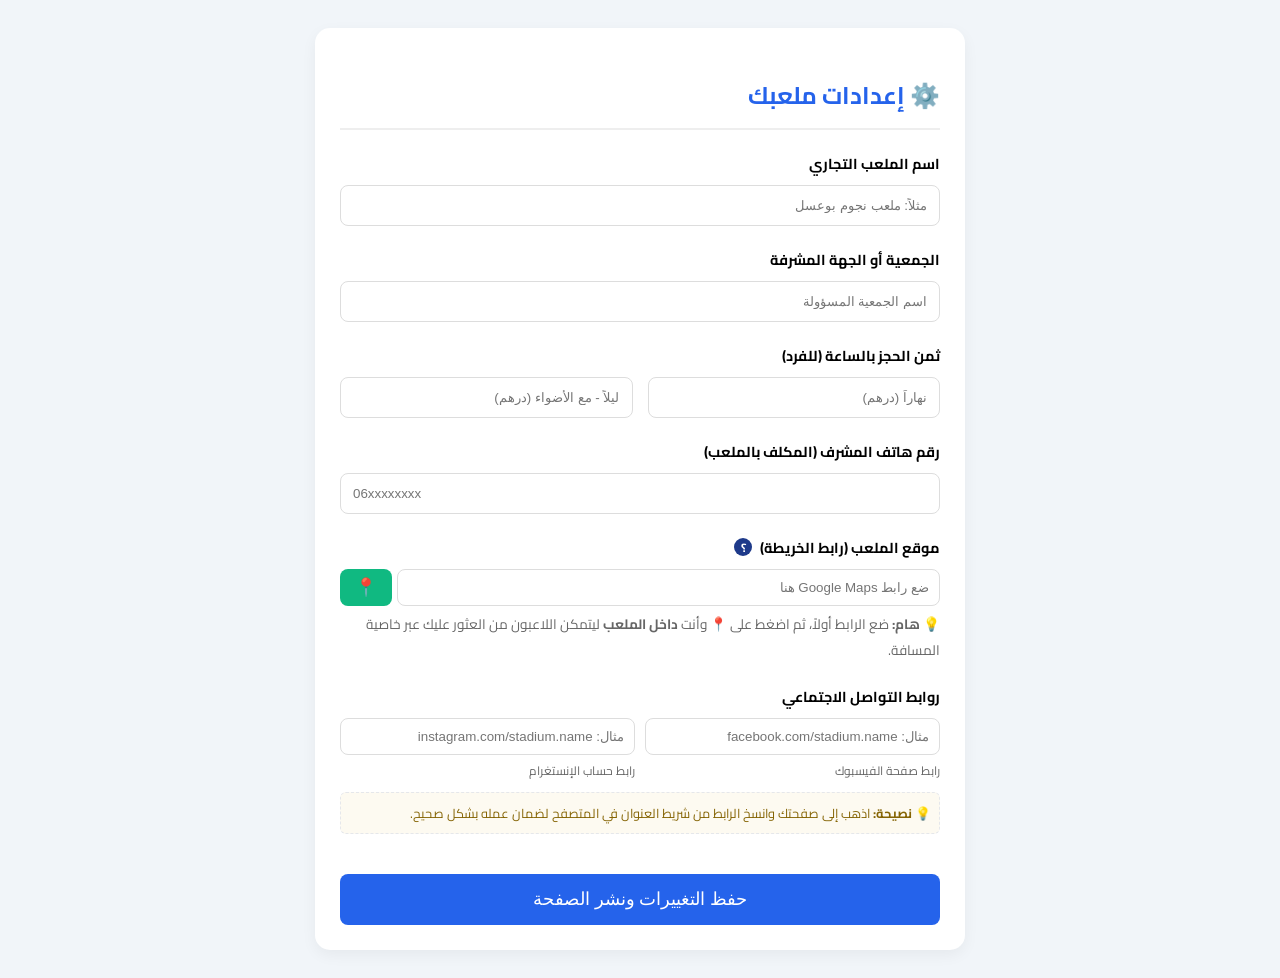
<file: dashboard.html>
<!DOCTYPE html>
<html lang="ar" dir="rtl">
<head>
    <meta charset="UTF-8">
    <meta name="viewport" content="width=device-width, initial-scale=1.0">
    <title>إعدادات الملعب - لوحة التحكم</title>
    <link href="https://fonts.googleapis.com/css2?family=Cairo:wght@400;700&display=swap" rel="stylesheet">
    <style>
        :root { --primary: #2563eb; --bg: #f1f5f9; }
        body { font-family: 'Cairo', sans-serif; background: var(--bg); padding: 20px; }
        .container { max-width: 600px; margin: auto; background: white; padding: 25px; border-radius: 15px; box-shadow: 0 5px 15px rgba(0,0,0,0.05); }
        h2 { color: var(--primary); border-bottom: 2px solid #eee; padding-bottom: 10px; }
        .section { margin-bottom: 20px; text-align: right; }
        label { display: block; font-weight: bold; margin-bottom: 8px; font-size: 0.9rem; }
        input, select { width: 100%; padding: 12px; border: 1px solid #ddd; border-radius: 8px; box-sizing: border-box; }
        .grid { display: grid; grid-template-columns: 1fr 1fr; gap: 15px; }
        .btn-save { width: 100%; background: var(--primary); color: white; border: none; padding: 15px; border-radius: 8px; font-size: 1.1rem; cursor: pointer; margin-top: 20px; }
    </style>
</head>
<body>

<div class="container">
    <h2>⚙️ إعدادات ملعبك</h2>
    
    <form id="settingsForm">
        <div class="section">
            <label>اسم الملعب التجاري</label>
            <input type="text" id="stadiumName" placeholder="مثلاً: ملعب نجوم بوعسل">
        </div>

        <div class="section">
            <label>الجمعية أو الجهة المشرفة</label>
            <input type="text" id="organization" placeholder="اسم الجمعية المسؤولة">
        </div>

        <div class="section">
            <label>ثمن الحجز بالساعة (للفرد)</label>
            <div class="grid">
                <input type="number" id="priceDay" placeholder="نهاراً (درهم)">
                <input type="number" id="priceNight" placeholder="ليلاً - مع الأضواء (درهم)">
            </div>
        </div>

        <div class="section">
            <label>رقم هاتف المشرف (المكلف بالملعب)</label>
            <input type="tel" id="managerPhone" placeholder="06xxxxxxxx">
        </div>

<div class="section">
    <label style="display: flex; align-items: center; gap: 8px; font-weight: bold;">
        موقع الملعب (رابط الخريطة)
        <span onclick="showMapInstructions()" style="cursor: pointer; background: #1e3a8a; color: white; width: 18px; height: 18px; border-radius: 50%; display: inline-flex; align-items: center; justify-content: center; font-size: 12px;" title="كيف أحصل على الرابط؟">؟</span>
    </label>
    
    <div style="display: flex; gap: 5px; margin-top: 5px;">
        <input type="text" id="location" placeholder="ضع رابط Google Maps هنا" style="flex: 1; padding: 10px; border: 1px solid #ddd; border-radius: 8px;">
        
        <!-- الزر السحري لجلب الإحداثيات -->
        <button type="button" onclick="detectCoordinates()" style="background: #10b981; color: white; border: none; border-radius: 8px; padding: 0 15px; cursor: pointer; font-size: 1.1rem; display: flex; align-items: center; justify-content: center;" title="حدد إحداثيات موقعك الحالي">
            📍
        </button>
    </div>

    <!-- حقول مخفية لتخزين أرقام الطول والعرض -->
    <input type="hidden" id="lat">
    <input type="hidden" id="lng">
    
    <div id="coordSuccess" style="display: none; background: #ecfdf5; color: #065f46; padding: 8px; border-radius: 6px; margin-top: 8px; font-size: 0.8rem; border: 1px solid #a7f3d0;">
        ✅ تم التقاط إحداثيات الملعب بنجاح لتفعيل خاصية "الملاعب القريبة".
    </div>

    <small style="display: block; color: #666; margin-top: 5px; font-size: 0.85rem;">
        💡 <strong>هام:</strong> ضع الرابط أولاً، ثم اضغط على 📍 وأنت <b>داخل الملعب</b> ليتمكن اللاعبون من العثور عليك عبر خاصية المسافة.
    </small>
</div>
           <div class="section">
    <label style="display: block; font-weight: bold; margin-bottom: 8px;">روابط التواصل الاجتماعي</label>
    <div class="grid" style="display: grid; grid-template-columns: 1fr 1fr; gap: 10px;">
        <div>
            <input type="text" id="fbLink" placeholder="مثال: facebook.com/stadium.name" style="width: 100%; padding: 10px; border: 1px solid #ddd; border-radius: 8px;">
            <small style="color: #666; font-size: 0.75rem; display: block; margin-top: 4px;">رابط صفحة الفيسبوك</small>
        </div>
        <div>
            <input type="text" id="instaLink" placeholder="مثال: instagram.com/stadium.name" style="width: 100%; padding: 10px; border: 1px solid #ddd; border-radius: 8px;">
            <small style="color: #666; font-size: 0.75rem; display: block; margin-top: 4px;">رابط حساب الإنستغرام</small>
        </div>
    </div>
    <p style="background: #fdfaf1; color: #856404; padding: 8px; border-radius: 6px; font-size: 0.8rem; margin-top: 10px; border: 1px dashed #e5e7eb;">
        💡 <strong>نصيحة:</strong> اذهب إلى صفحتك وانسخ الرابط من شريط العنوان في المتصفح لضمان عمله بشكل صحيح.
    </p>
</div>

        <button type="button" class="btn-save" onclick="saveSettings()">حفظ التغييرات ونشر الصفحة</button>
    </form>
</div>

<script>
// دالة تعليمات الرابط (القديمة كما هي)
function showMapInstructions() {
    alert(
      "كيفية الحصول على الرابط الصحيح:\n" +
      "1. افتح تطبيق Google Maps وابحث عن ملعبك.\n" +
      "2. اضغط على زر 'مشاركة' (Share).\n" +
      "3. اختر 'نسخ الرابط' (Copy link).\n" +
      "4. قم بلصق الرابط هنا.\n\n" +
      "شكل الرابط يجب أن يبدأ بـ https://maps.app.goo.gl/... أو https://goo.gl/maps/..."
    );
}


  // 1. إعداد المتغيرات الأساسية
    const scriptURL = 'https://script.google.com/macros/s/AKfycbwvFXgo9I5-9GKvNeywtW7h3DLeKQxzJiqxO935n7xaNTiJA-afFbUxTePhgdS4_Q8Z/exec?key=B_Assel_Admin_2026_Sec'; // استبدل هذا بالرابط الذي حصلت عليه بعد آخر Deployment
    const urlParams = new URLSearchParams(window.location.search);
    const slug = urlParams.get('id');

    // 2. دالة لجلب البيانات الحالية فور فتح الصفحة
    async function loadCurrentData() {
        if (!slug) {
            alert("خطأ: لم يتم العثور على معرف الملعب.");
            return;
        }

        try {
            const response = await fetch(`${scriptURL}&action=getStadiumDetails&id=${slug}`);
            const data = await response.json();

            if (data !== "NotFound") {
                // تعبئة الخانات بالبيانات الموجودة مسبقاً في الشيت
                document.getElementById('stadiumName').value = data.stadium_name || "";
                document.getElementById('organization').value = data.org || "";
                document.getElementById('priceDay').value = data.price_day || "";
                document.getElementById('priceNight').value = data.price_night || "";
                document.getElementById('managerPhone').value = data.phone || "";
                document.getElementById('location').value = data.location || "";
                document.getElementById('fbLink').value = data.fb || "";
                document.getElementById('instaLink').value = data.insta || "";
            }
        } catch (e) {
            console.log("لا توجد بيانات سابقة أو حدث خطأ في الجلب.");
        }
    }

    // تشغيل الجلب التلقائي عند فتح الصفحة
    loadCurrentData();

  // 3. دالة حفظ البيانات الجديدة المعدلة
    async function saveSettings() {
        const btn = document.querySelector('.btn-save');
        
        // تجميع البيانات من الخانات
        const stadiumName = document.getElementById('stadiumName').value;
        const org = document.getElementById('organization').value;
        const pDay = document.getElementById('priceDay').value;
        const pNight = document.getElementById('priceNight').value;
        const phone = document.getElementById('managerPhone').value;
        const loc = document.getElementById('location').value;
        const fb = document.getElementById('fbLink').value;
        const insta = document.getElementById('instaLink').value;

        // جلب الإحداثيات من الحقول المخفية (التي تملأ عند الضغط على زر 📍)
        const lat = document.getElementById('lat') ? document.getElementById('lat').value : "";
        const lng = document.getElementById('lng') ? document.getElementById('lng').value : "";

        if (!stadiumName || !phone) {
            alert("يرجى كتابة اسم الملعب ورقم الهاتف على الأقل.");
            return;
        }

        // تنبيه بسيط إذا نسى الضغط على زر الموقع (اختياري)
        if (!lat || !lng) {
            const confirmNoLoc = confirm("لم يتم تحديد إحداثيات الموقع عبر زر (📍). هل تريد الاستمرار بحفظ الرابط فقط؟ (لن يظهر الملعب في خاصية الملاعب القريبة بدونها)");
            if (!confirmNoLoc) return;
        }

        btn.innerText = "جاري الحفظ والتحميل...";
        btn.disabled = true;

        // بناء الرابط الخاص بالأمر updateSettings مع إضافة lat و lng
        const finalUpdateURL = `${scriptURL}&action=updateSettings` + 
                             `&slug=${slug}` +
                             `&stadiumName=${encodeURIComponent(stadiumName)}` +
                             `&org=${encodeURIComponent(org)}` +
                             `&pDay=${pDay}` +
                             `&pNight=${pNight}` +
                             `&phone=${phone}` +
                             `&loc=${encodeURIComponent(loc)}` +
                             `&fb=${encodeURIComponent(fb)}` +
                             `&insta=${encodeURIComponent(insta)}` +
                             `&lat=${lat}` + 
                             `&lng=${lng}`;

        try {
            const response = await fetch(finalUpdateURL);
            const result = await response.text();

            if (result === "Update Success") {
                alert("✅ تم حفظ الإعدادات بنجاح! سيتم توجيهك الآن لمشاهدة صفحة الحجز الخاصة بملعبك.");
                
                // تفعيل التوجيه التلقائي لصفحة الحجز مع إرسال المعرف (slug)
                window.location.href = "booking.html?id=" + slug;
                
            } else {
                alert("❌ حدث خطأ في قاعدة البيانات: " + result);
            }
        } catch (e) {
            console.error(e);
            alert("❌ خطأ في الاتصال بالسيرفر، تأكد من أن رابط السكريبت صحيح.");
        } finally {
            btn.innerText = "حفظ التغييرات ونشر الصفحة";
            btn.disabled = false;
        }
    }
function detectCoordinates() {
    if (navigator.geolocation) {
        // إعدادات لزيادة الدقة
        const options = {
            enableHighAccuracy: true, // تفعيل الدقة العالية (استخدام GPS)
            timeout: 10000,           // انتظار الإشارة لمدة 10 ثوانٍ كحد أقصى
            maximumAge: 0             // عدم استخدام موقع قديم مخزن في الذاكرة
        };

        // إظهار رسالة انتظار للمستخدم (اختياري)
        const btn = document.querySelector('button[onclick="detectCoordinates()"]');
        btn.innerText = "⏳";

        navigator.geolocation.getCurrentPosition(function(position) {
            document.getElementById('lat').value = position.coords.latitude;
            document.getElementById('lng').value = position.coords.longitude;
            
            // إظهار رسالة النجاح
            document.getElementById('coordSuccess').style.display = 'block';
            
            // تغيير لون الزر ليعرف أنه تم بنجاح
            btn.style.background = "#059669";
            btn.innerHTML = "✅";
            
            alert("تم تحديد إحداثيات ملعبك بدقة عالية!");
        }, function(error) {
            // إعادة شكل الزر الأصلي في حال الفشل
            btn.innerHTML = "📍";
            
            let msg = "فشل الحصول على الموقع.";
            if(error.code === 1) msg = "يرجى السماح للمتصفح بالوصول للموقع (Permission Denied).";
            else if(error.code === 3) msg = "استغرق الهاتف وقتاً طويلاً لتحديد الموقع، حاول مرة أخرى في مكان مفتوح.";
            
            alert(msg);
        }, options); // تمرير الإعدادات هنا
    } else {
        alert("متصفحك لا يدعم خاصية تحديد الموقع.");
    }
}
    
</script>

</body>
</html>
</file>
